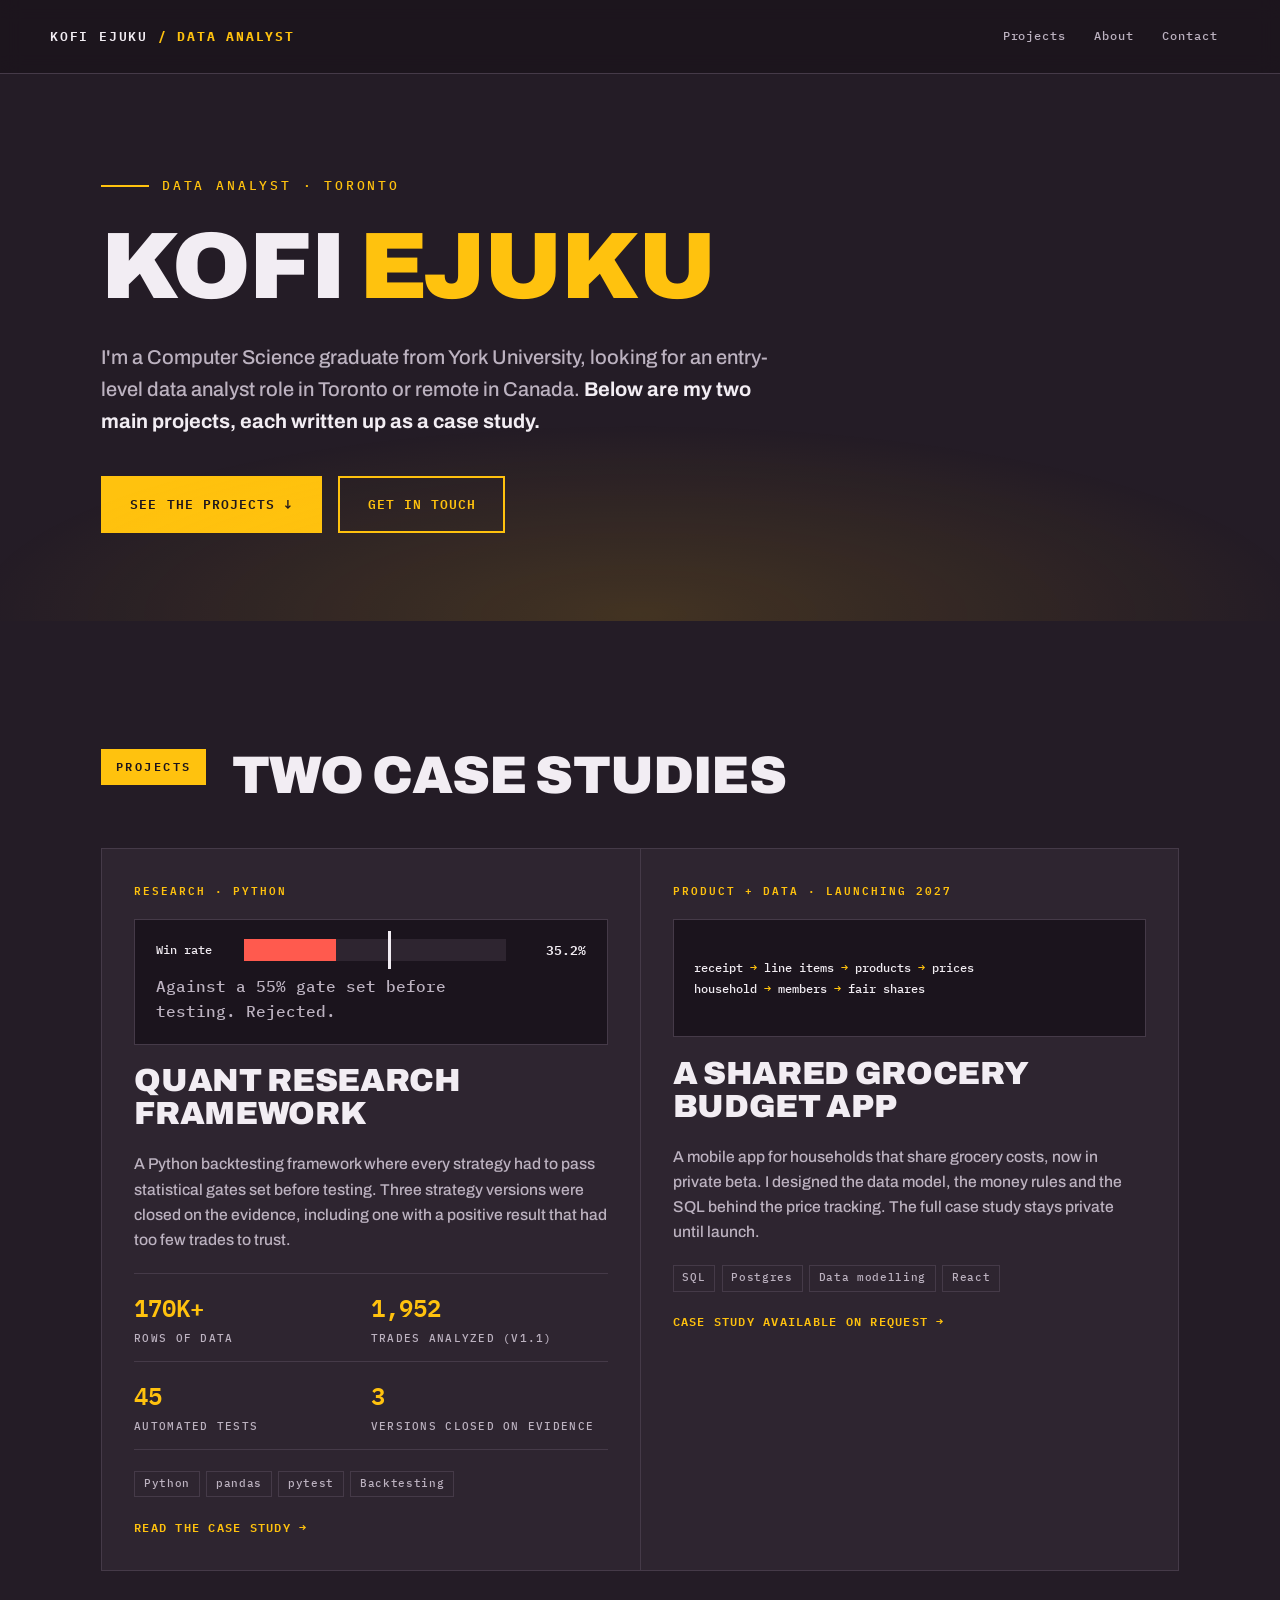
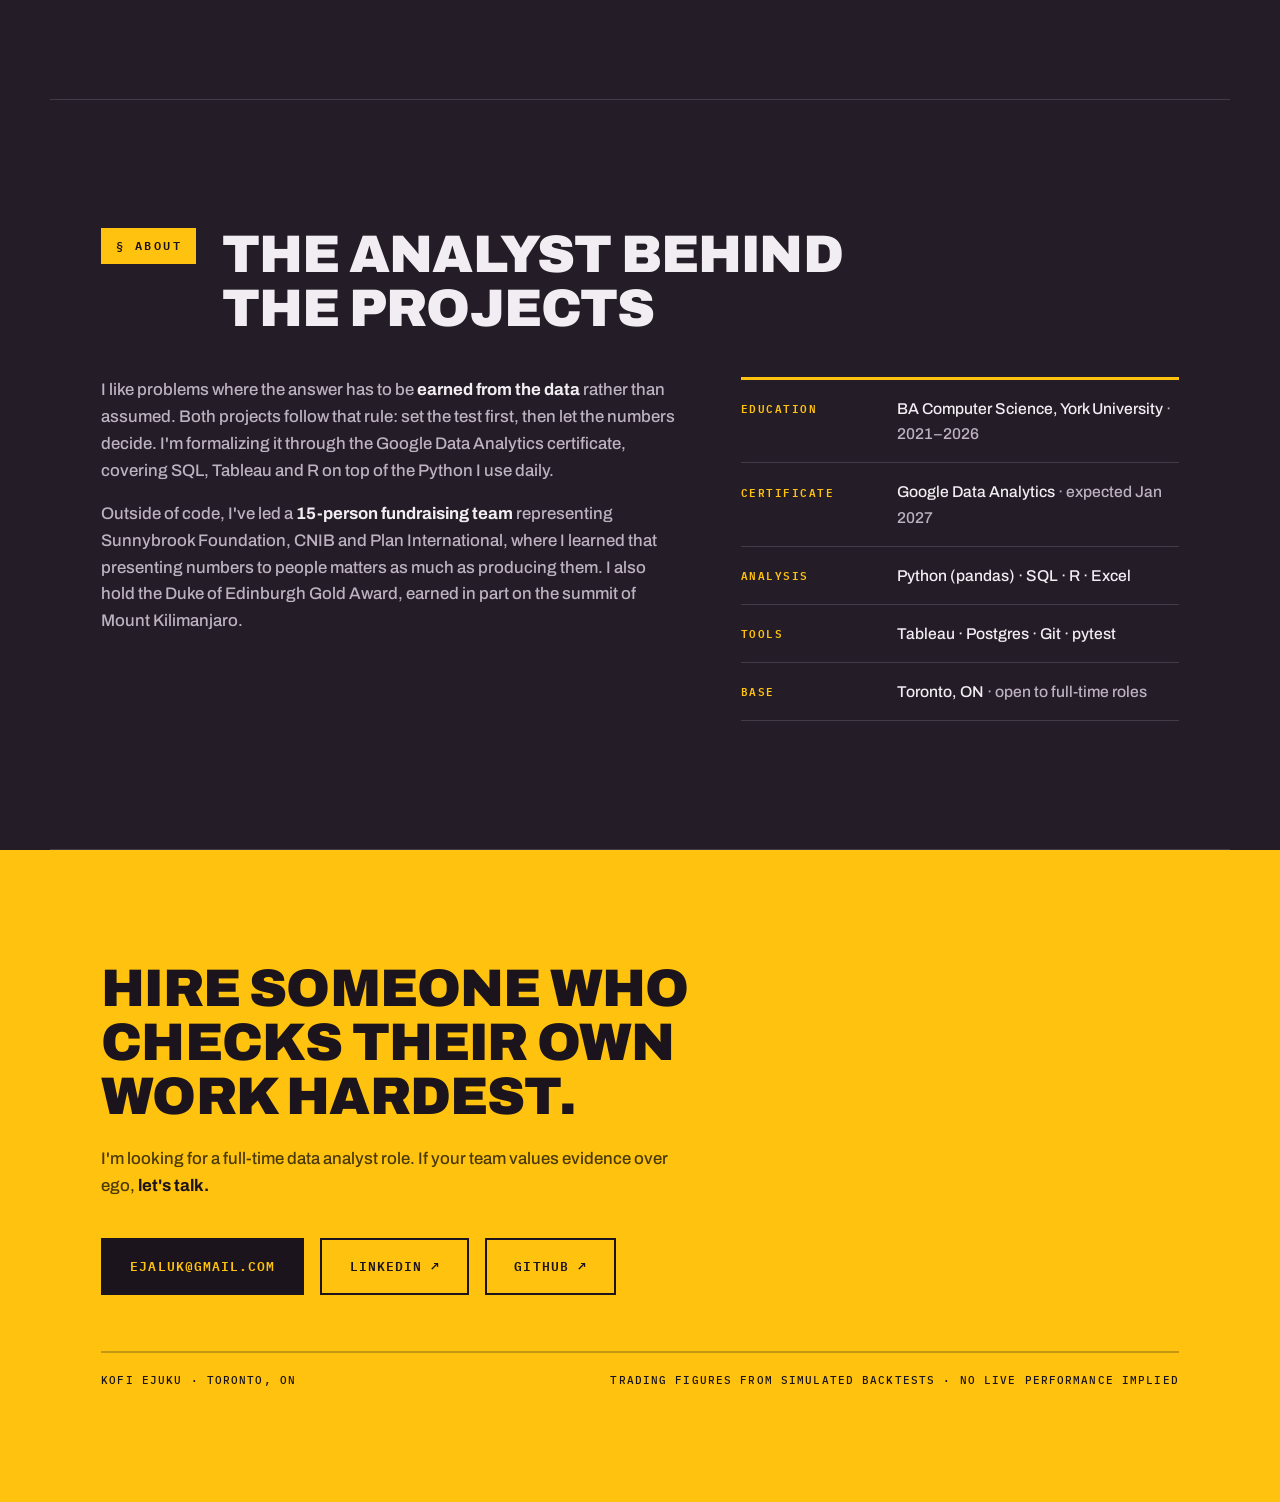
<file: index.html>
<!DOCTYPE html>
<html lang="en">
<head>
<meta charset="UTF-8">
<meta name="viewport" content="width=device-width, initial-scale=1.0">
<title>Kofi Ejuku · Data Analyst</title>
<meta name="description" content="Projects by Kofi Ejuku, a Computer Science graduate from York University looking for data analyst roles in Toronto.">
<link rel="preconnect" href="https://fonts.googleapis.com">
<link rel="preconnect" href="https://fonts.gstatic.com" crossorigin>
<link href="https://fonts.googleapis.com/css2?family=Archivo:wght@500;600;700;800;900&family=Archivo+Black&family=IBM+Plex+Mono:wght@400;500;600&display=swap" rel="stylesheet">
<link rel="stylesheet" href="assets/site.css">
</head>
<body>
<a class="skip" href="#main">Skip to main content</a>
<div class="progress" id="progress" aria-hidden="true"></div>
<header class="top">
  <div class="wrap top-inner">
    <a class="brand" href="#top">KOFI EJUKU <b>/ DATA ANALYST</b></a>
    <nav class="phases" aria-label="Sections">
      <a href="#projects">Projects</a>
      <a href="#about">About</a>
      <a href="#contact">Contact</a>
    </nav>
  </div>
</header>
<main id="main">
  <div class="hero compact" id="top">
    <div class="wrap">
      <p class="tag-mono rv">Data analyst · Toronto</p>
      <h1 class="rv">Kofi <span class="volt">Ejuku</span></h1>
      <p class="lede rv">I'm a Computer Science graduate from York University, looking for an entry-level data analyst role in Toronto or remote in Canada. <b>Below are my two main projects, each written up as a case study.</b></p>
      <div class="cta-row rv">
        <a class="btn solid" href="#projects">See the projects ↓</a>
        <a class="btn ghost" href="#contact">Get in touch</a>
      </div>
    </div>
  </div>

  <section class="phase wrap fx" id="projects">
    <div class="ph-head"><span class="ph-num">Projects</span><h2>Two case studies</h2></div>
    <div class="projects">

      <article class="pcard">
        <span class="kicker">Research · Python</span>
        <div class="pvis" aria-hidden="true">
          <div class="bar-row">
            <span class="bar-label">Win rate</span>
            <div class="bar-track"><div class="bar-fill red" style="width:35.2%"></div><div class="bar-marker" style="left:55%"></div></div>
            <span class="bar-val">35.2%</span>
          </div>
          <p class="bar-label" style="color:var(--muted)">Against a 55% gate set before testing. Rejected.</p>
        </div>
        <h3><a href="trading/index.html">Quant research framework</a></h3>
        <p>A Python backtesting framework where every strategy had to pass statistical gates set before testing. Three strategy versions were closed on the evidence, including one with a positive result that had too few trades to trust.</p>
        <dl class="pstats">
          <div><dt>Rows of data</dt><dd>170K+</dd></div>
          <div><dt>Trades analyzed (v1.1)</dt><dd>1,952</dd></div>
          <div><dt>Automated tests</dt><dd>45</dd></div>
          <div><dt>Versions closed on evidence</dt><dd>3</dd></div>
        </dl>
        <div class="tags"><span>Python</span><span>pandas</span><span>pytest</span><span>Backtesting</span></div>
        <span class="go" aria-hidden="true">Read the case study →</span>
      </article>

      <article class="pcard">
        <span class="kicker">Product + data · Launching 2027</span>
        <div class="pvis" aria-hidden="true">
          <div class="chain">
            <p>receipt <span>→</span> line items <span>→</span> products <span>→</span> prices<br>household <span>→</span> members <span>→</span> fair shares</p>
          </div>
        </div>
        <h3>A shared grocery budget app</h3>
        <p>A mobile app for households that share grocery costs, now in private beta. I designed the data model, the money rules and the SQL behind the price tracking. The full case study stays private until launch.</p>
        <div class="tags"><span>SQL</span><span>Postgres</span><span>Data modelling</span><span>React</span></div>
        <a class="go" href="mailto:ejaluk@gmail.com?subject=Grocery%20app%20case%20study">Case study available on request →</a>
      </article>

    </div>
  </section>

  <section class="phase wrap fx" id="about">
    <div class="ph-head"><span class="ph-num">§ About</span><h2>The analyst behind the projects</h2></div>
    <div class="about-grid">
      <div>
        <p class="prose">I like problems where the answer has to be <strong>earned from the data</strong> rather than assumed. Both projects follow that rule: set the test first, then let the numbers decide. I'm formalizing it through the Google Data Analytics certificate, covering SQL, Tableau and R on top of the Python I use daily.</p>
        <p class="prose">Outside of code, I've led a <strong>15-person fundraising team</strong> representing Sunnybrook Foundation, CNIB and Plan International, where I learned that presenting numbers to people matters as much as producing them. I also hold the Duke of Edinburgh Gold Award, earned in part on the summit of Mount Kilimanjaro.</p>
      </div>
      <dl class="facts">
        <div><dt>Education</dt><dd>BA Computer Science, York University <span class="soft">· 2021–2026</span></dd></div>
        <div><dt>Certificate</dt><dd>Google Data Analytics <span class="soft">· expected Jan 2027</span></dd></div>
        <div><dt>Analysis</dt><dd>Python (pandas) · SQL · R · Excel</dd></div>
        <div><dt>Tools</dt><dd>Tableau · Postgres · Git · pytest</dd></div>
        <div><dt>Base</dt><dd>Toronto, ON <span class="soft">· open to full-time roles</span></dd></div>
      </dl>
    </div>
  </section>

  <footer class="contact" id="contact">
    <div class="wrap">
      <h2>Hire someone who checks their own work hardest.</h2>
      <p class="prose" style="margin-top:1.4rem">I'm looking for a full-time data analyst role. If your team values evidence over ego, <b>let's talk.</b></p>
      <div class="cta-row">
        <a class="btn solid" href="mailto:ejaluk@gmail.com">ejaluk@gmail.com</a>
        <a class="btn ghost" href="https://www.linkedin.com/in/kofi-ejuku-105328234" rel="me">LinkedIn ↗</a>
        <a class="btn ghost" href="https://github.com/ejaluk" rel="me">GitHub ↗</a>
      </div>
      <div class="foot">
        <span>Kofi Ejuku · Toronto, ON</span>
        <span>Trading figures from simulated backtests · no live performance implied</span>
      </div>
    </div>
  </footer>
</main>
<script src="assets/site.js"></script>
</body>
</html>
</file>
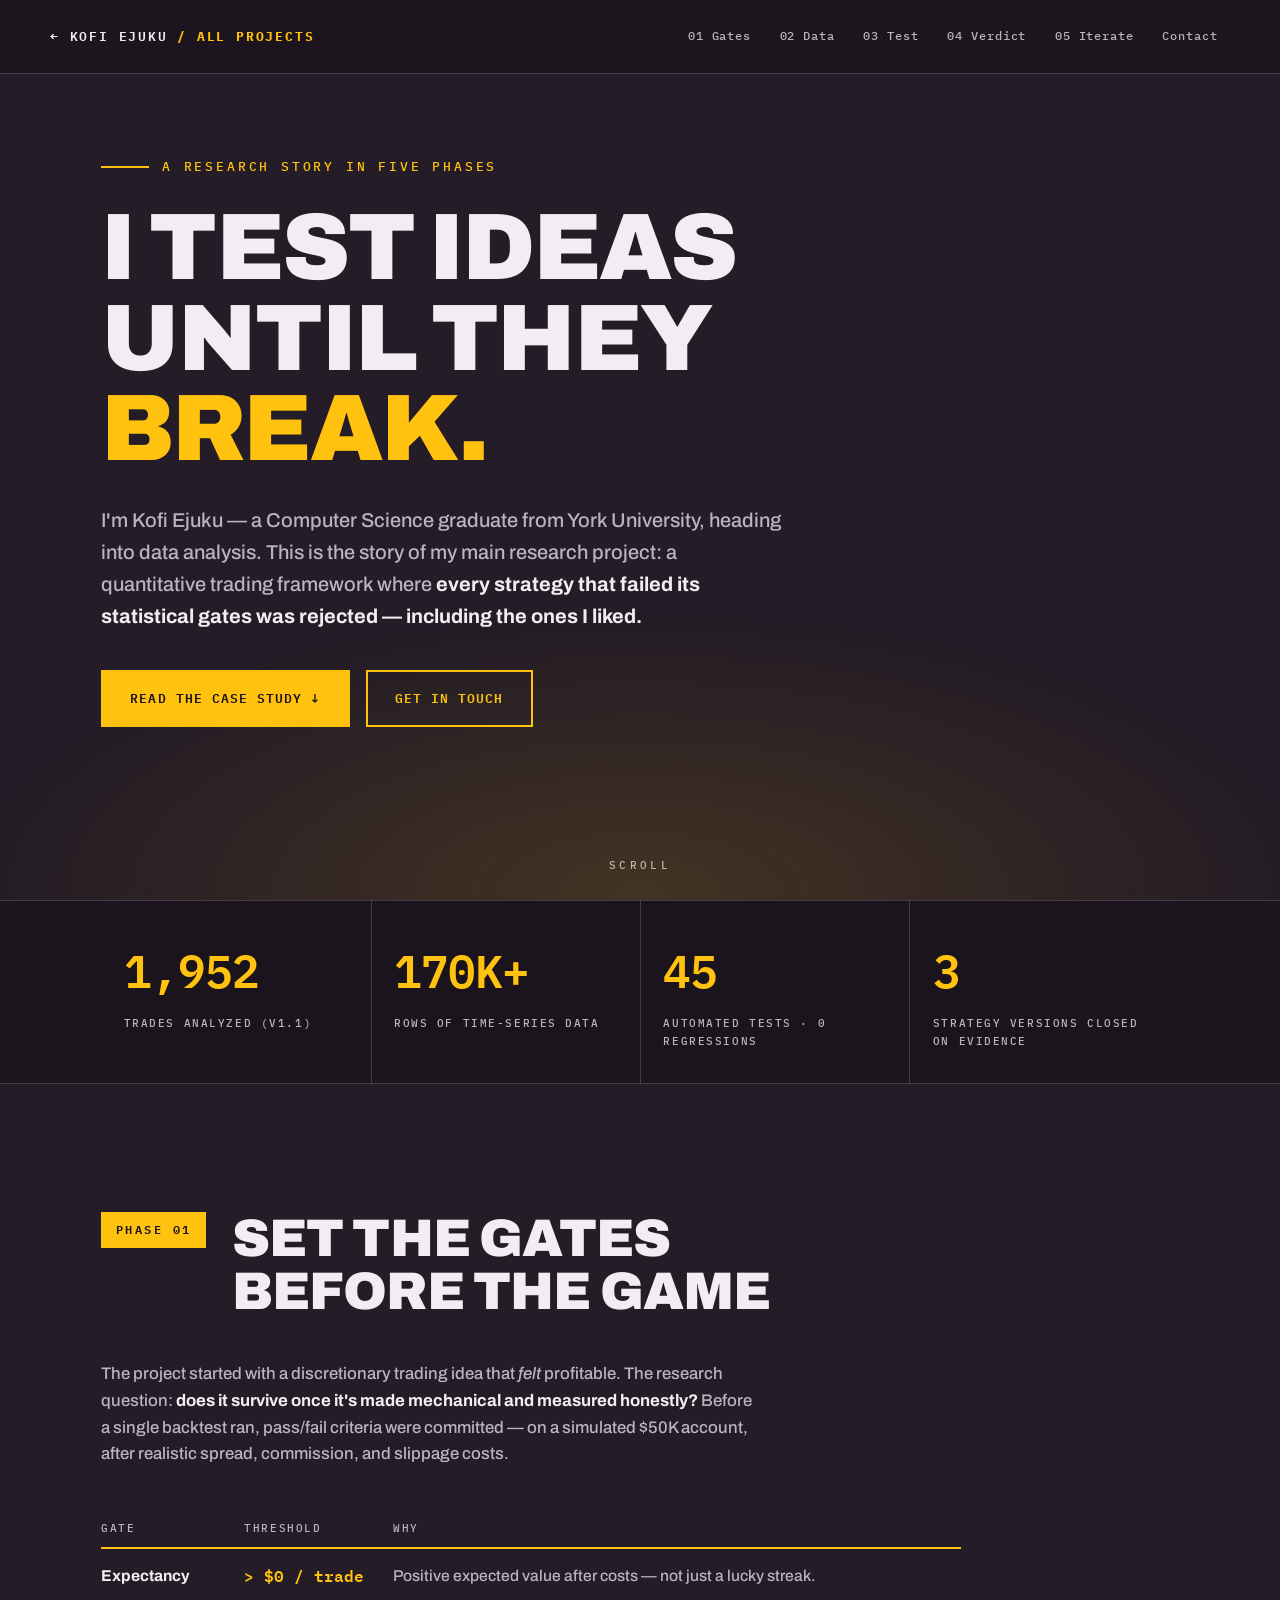
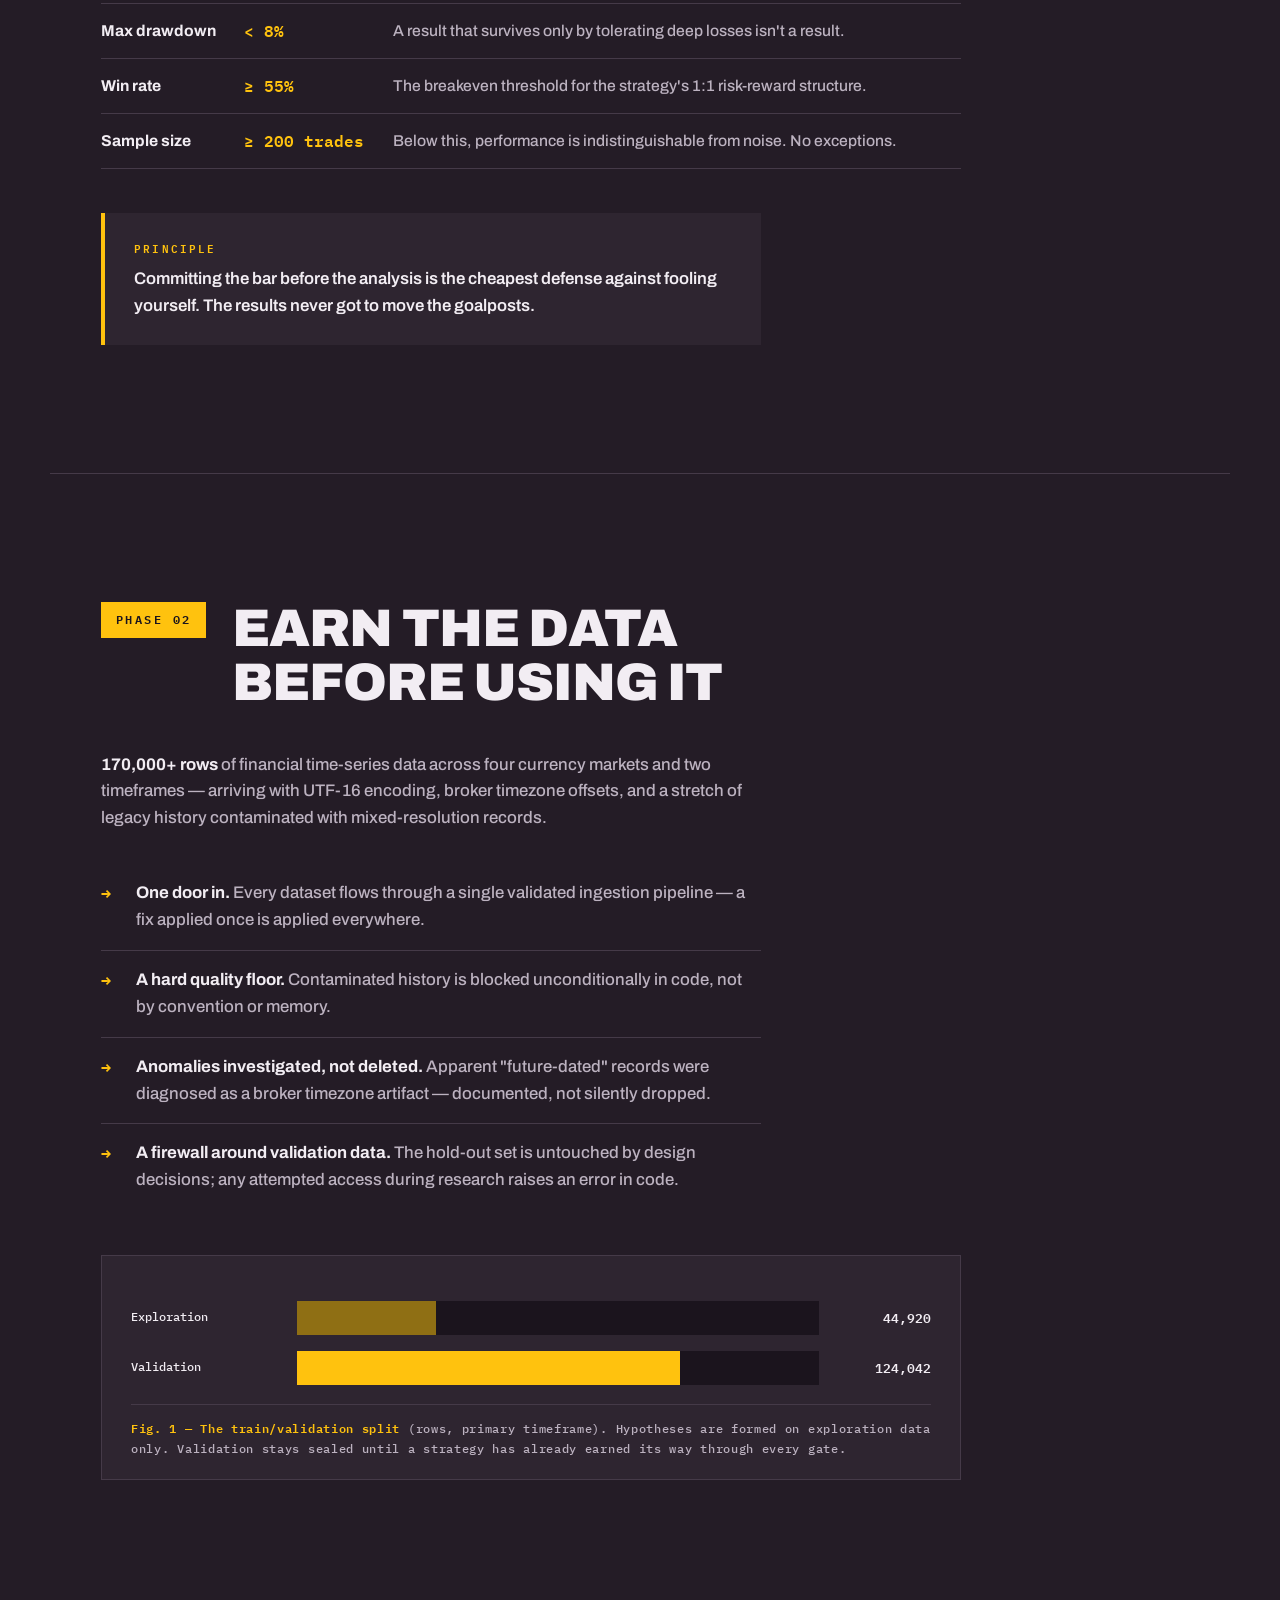
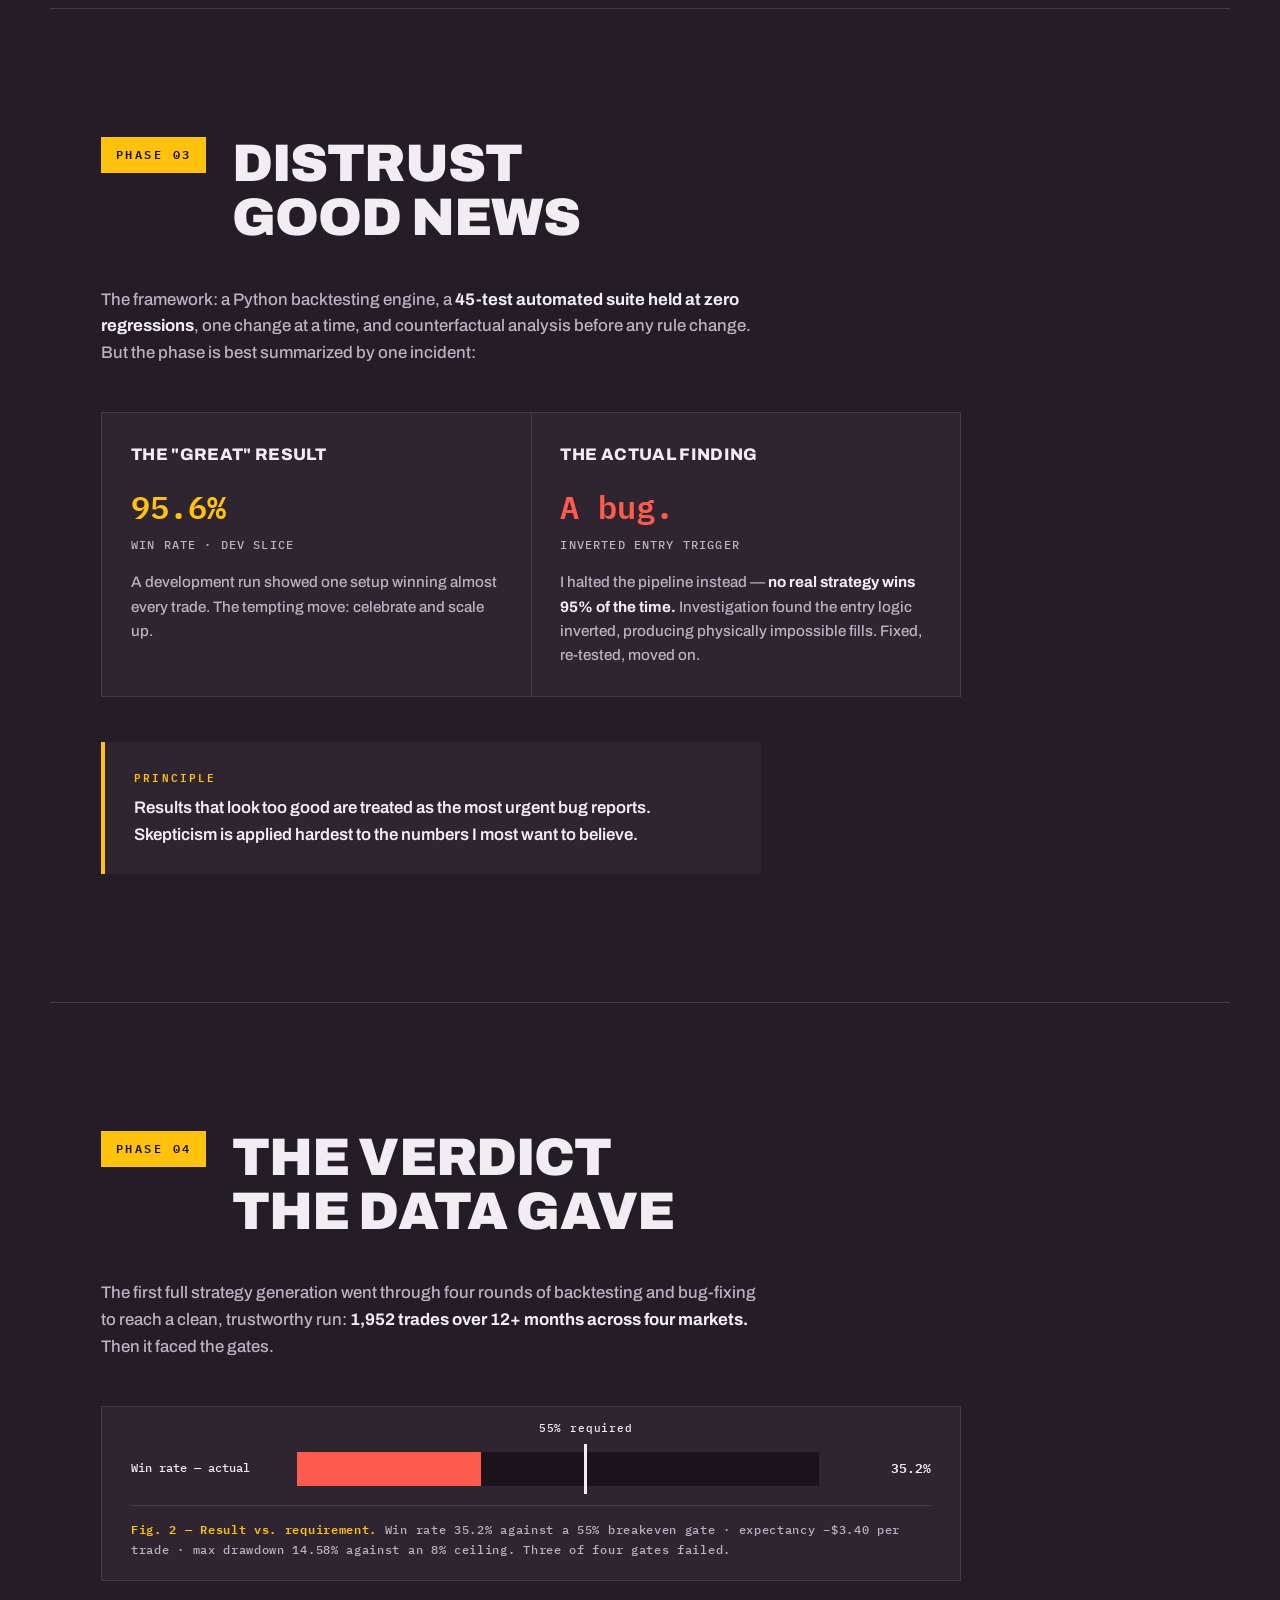
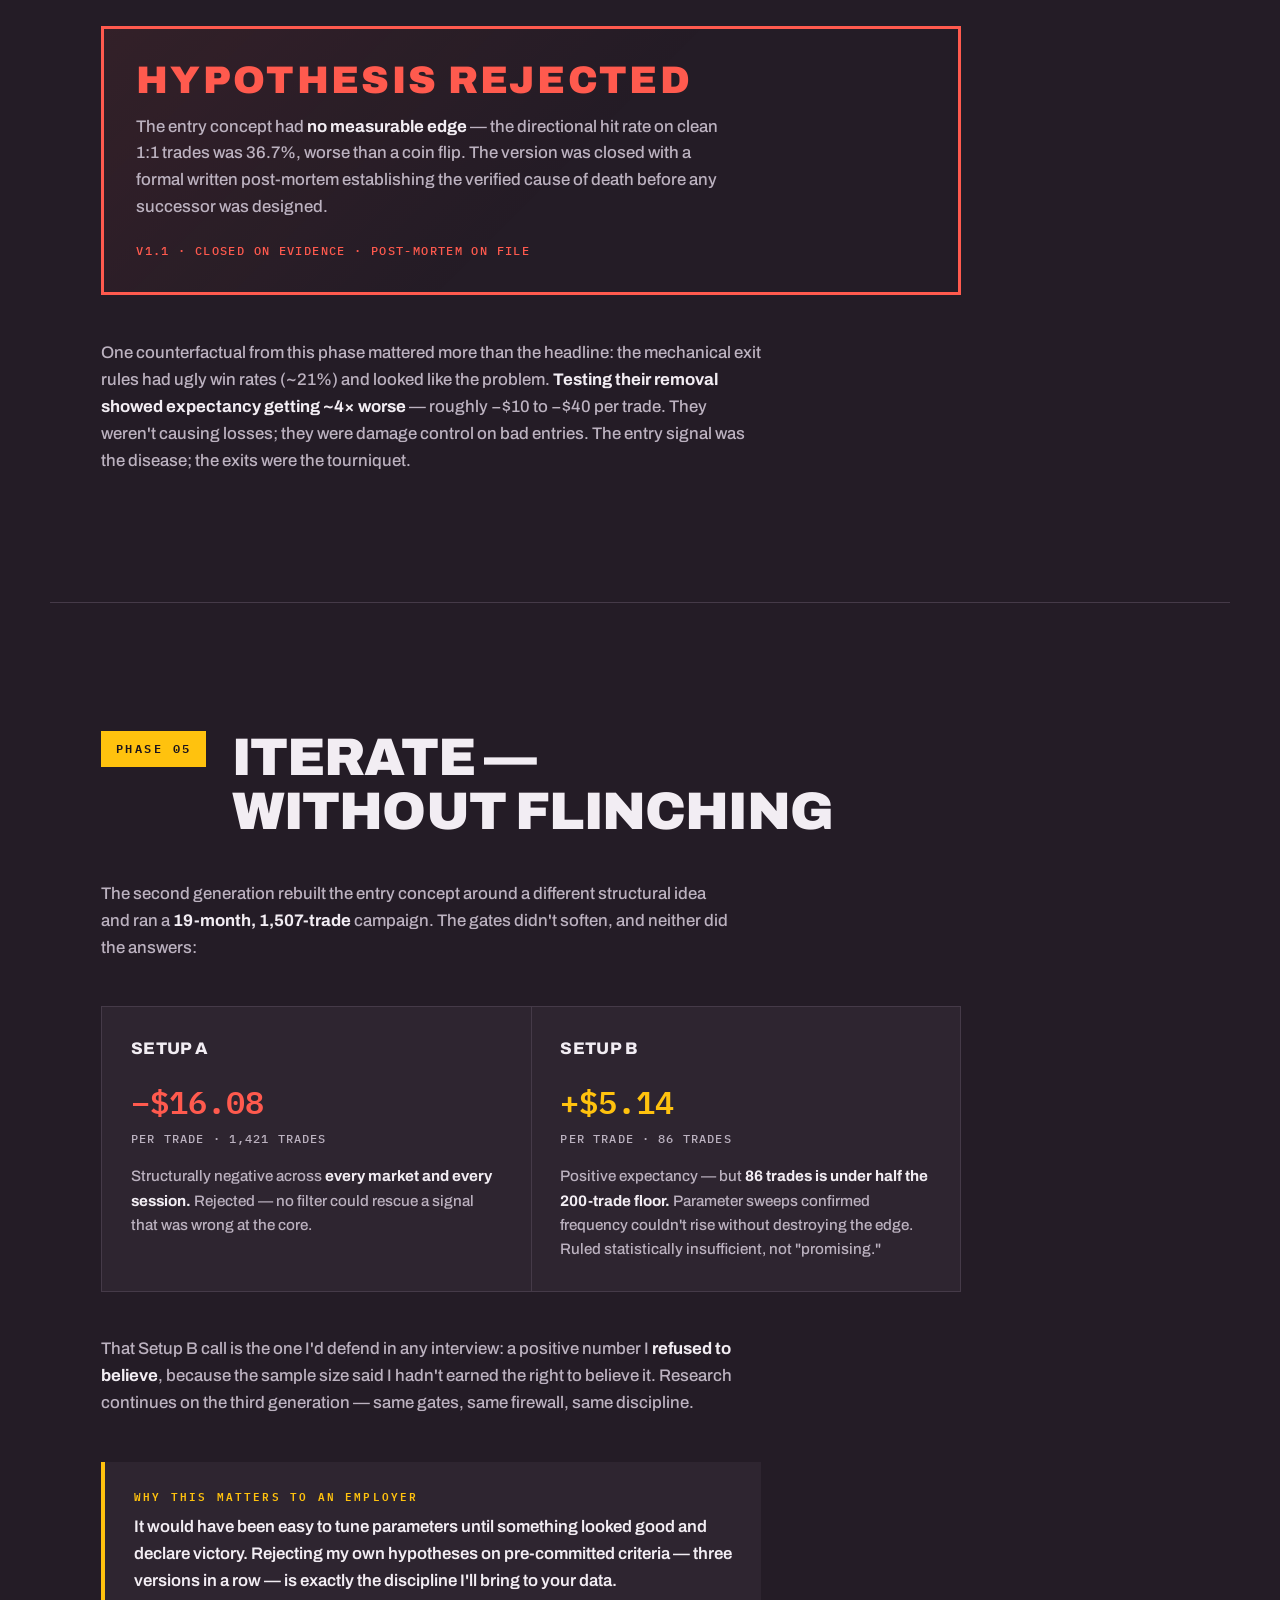
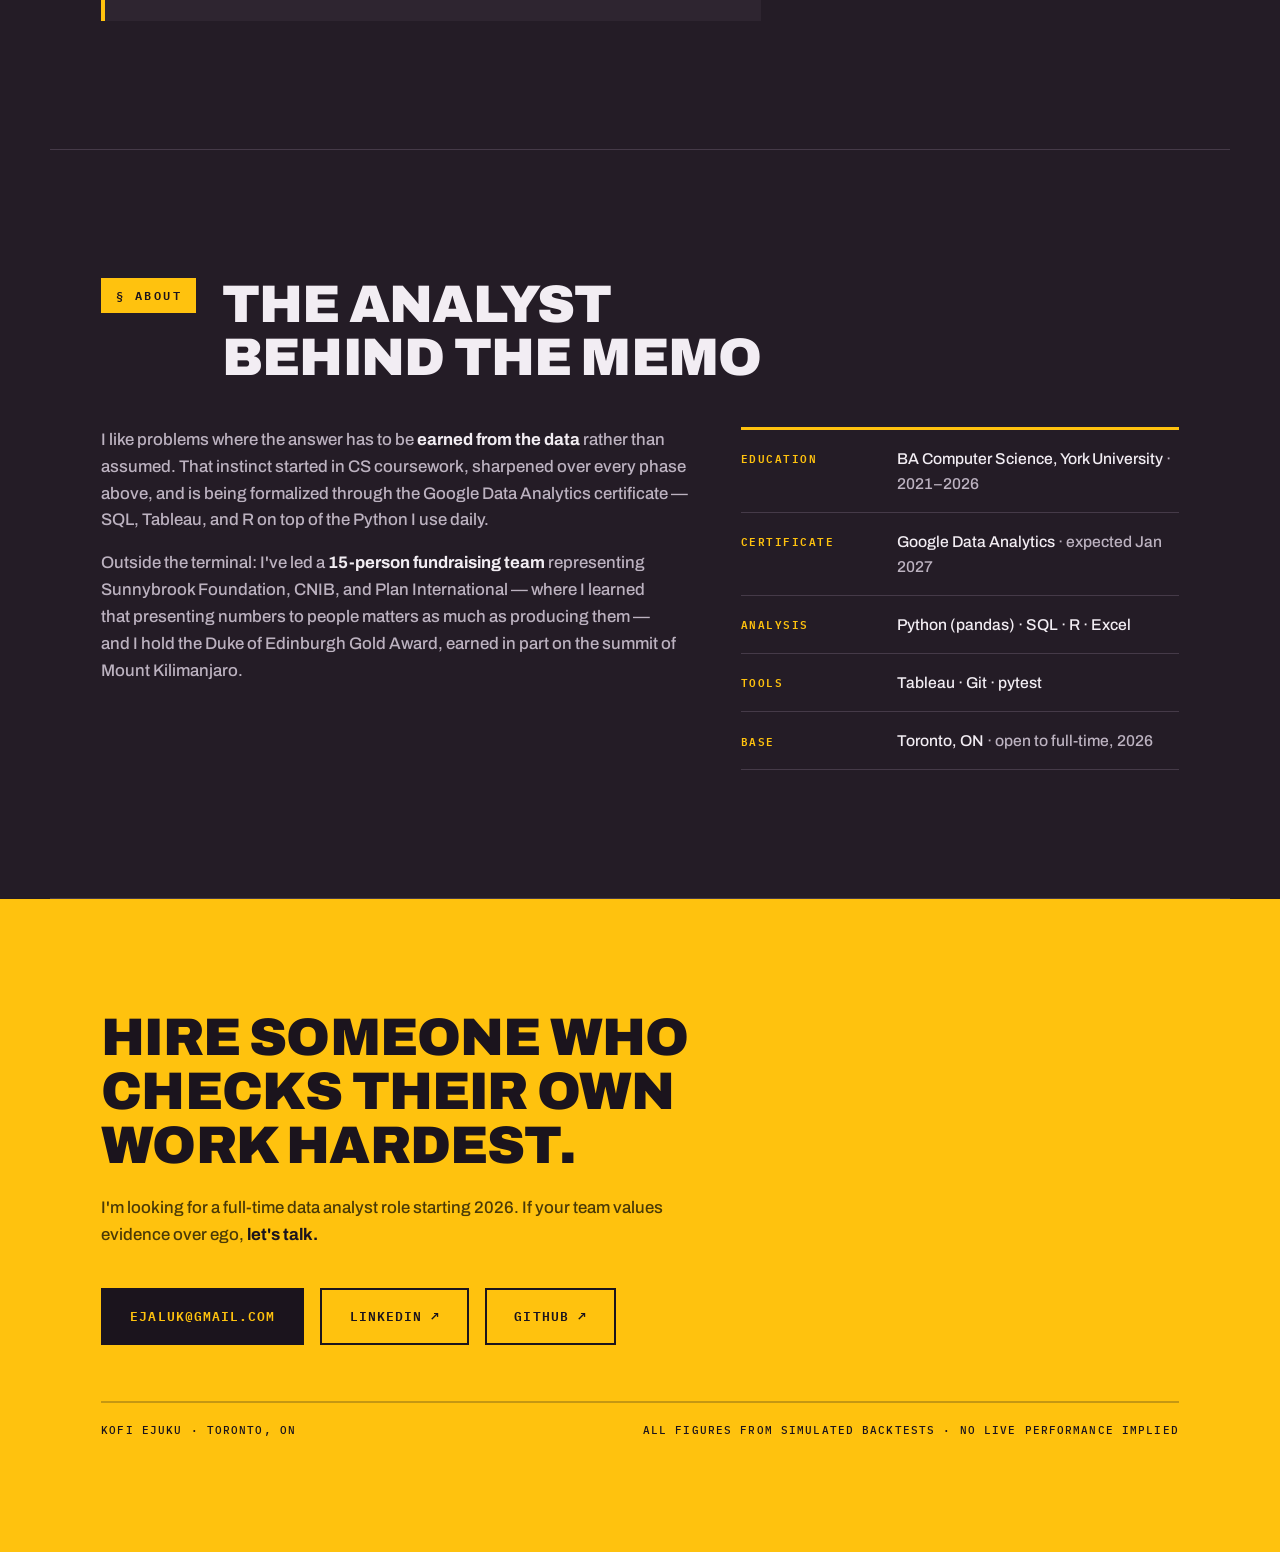
<file: trading/index.html>
<!DOCTYPE html>
<html lang="en">
<head>
<meta charset="UTF-8">
<meta name="viewport" content="width=device-width, initial-scale=1.0">
<title>Quant Research Framework · Kofi Ejuku</title>
<meta name="description" content="Data analyst portfolio of Kofi Ejuku. A quantitative research case study told in five phases: gates, data, testing, verdict, iteration.">
<link rel="preconnect" href="https://fonts.googleapis.com">
<link rel="preconnect" href="https://fonts.gstatic.com" crossorigin>
<link href="https://fonts.googleapis.com/css2?family=Archivo:wght@500;600;700;800;900&family=Archivo+Black&family=IBM+Plex+Mono:wght@400;500;600&display=swap" rel="stylesheet">
<link rel="stylesheet" href="../assets/site.css">
</head>
<body>
<a class="skip" href="#main">Skip to main content</a>
<div class="progress" id="progress" aria-hidden="true"></div>

<header class="top">
  <div class="wrap top-inner">
    <a class="brand" href="../index.html" aria-label="Kofi Ejuku, all projects">← KOFI EJUKU <b>/ ALL PROJECTS</b></a>
    <nav class="phases" aria-label="Phases">
      <a href="#p1">01 Gates</a>
      <a href="#p2">02 Data</a>
      <a href="#p3">03 Test</a>
      <a href="#p4">04 Verdict</a>
      <a href="#p5">05 Iterate</a>
      <a href="#contact">Contact</a>
    </nav>
  </div>
</header>

<main id="main">

  <!-- ============ HERO ============ -->
  <div class="hero" id="top">
    <div class="wrap">
      <p class="tag-mono rv">A research story in five phases</p>
      <h1 class="rv">I test ideas<br>until they <span class="volt">break.</span></h1>
      <p class="lede rv">I'm Kofi Ejuku — a Computer Science graduate from York University, heading into data analysis. This is the story of my main research project: a quantitative trading framework where <b>every strategy that failed its statistical gates was rejected — including the ones I liked.</b></p>
      <div class="cta-row rv">
        <a class="btn solid" href="#p1">Read the case study ↓</a>
        <a class="btn ghost" href="#contact">Get in touch</a>
      </div>
    </div>
    <span class="scroll-hint" aria-hidden="true">Scroll</span>
  </div>

  <!-- ============ KPI BAND ============ -->
  <div class="band" aria-label="Project statistics">
    <div class="wrap band-inner fx">
      <div class="kpi"><div class="n"><span class="count" data-to="1952">0</span></div><div class="l">Trades analyzed (v1.1)</div></div>
      <div class="kpi"><div class="n"><span class="count" data-to="170">0</span>K+</div><div class="l">Rows of time-series data</div></div>
      <div class="kpi"><div class="n"><span class="count" data-to="45">0</span></div><div class="l">Automated tests · 0 regressions</div></div>
      <div class="kpi"><div class="n"><span class="count" data-to="3">0</span></div><div class="l">Strategy versions closed on evidence</div></div>
    </div>
  </div>

  <!-- ============ PHASE 01 ============ -->
  <section class="phase wrap fx" id="p1">
    <div class="ph-head"><span class="ph-num">Phase 01</span><h2>Set the gates before the game</h2></div>
    <p class="prose">The project started with a discretionary trading idea that <em>felt</em> profitable. The research question: <strong>does it survive once it's made mechanical and measured honestly?</strong> Before a single backtest ran, pass/fail criteria were committed — on a simulated $50K account, after realistic spread, commission, and slippage costs.</p>
    <table class="gates">
      <caption class="visually-hidden"></caption>
      <thead><tr><th scope="col">Gate</th><th scope="col">Threshold</th><th scope="col">Why</th></tr></thead>
      <tbody>
        <tr><td>Expectancy</td><td class="mono">&gt; $0 / trade</td><td>Positive expected value after costs — not just a lucky streak.</td></tr>
        <tr><td>Max drawdown</td><td class="mono">&lt; 8%</td><td>A result that survives only by tolerating deep losses isn't a result.</td></tr>
        <tr><td>Win rate</td><td class="mono">≥ 55%</td><td>The breakeven threshold for the strategy's 1:1 risk-reward structure.</td></tr>
        <tr><td>Sample size</td><td class="mono">≥ 200 trades</td><td>Below this, performance is indistinguishable from noise. No exceptions.</td></tr>
      </tbody>
    </table>
    <div class="callout">
      <span class="t">Principle</span>
      <p>Committing the bar before the analysis is the cheapest defense against fooling yourself. The results never got to move the goalposts.</p>
    </div>
  </section>

  <!-- ============ PHASE 02 ============ -->
  <section class="phase wrap fx" id="p2">
    <div class="ph-head"><span class="ph-num">Phase 02</span><h2>Earn the data before using it</h2></div>
    <p class="prose"><strong>170,000+ rows</strong> of financial time-series data across four currency markets and two timeframes — arriving with UTF-16 encoding, broker timezone offsets, and a stretch of legacy history contaminated with mixed-resolution records.</p>
    <ul class="report">
      <li><b>One door in.</b> Every dataset flows through a single validated ingestion pipeline — a fix applied once is applied everywhere.</li>
      <li><b>A hard quality floor.</b> Contaminated history is blocked unconditionally in code, not by convention or memory.</li>
      <li><b>Anomalies investigated, not deleted.</b> Apparent "future-dated" records were diagnosed as a broker timezone artifact — documented, not silently dropped.</li>
      <li><b>A firewall around validation data.</b> The hold-out set is untouched by design decisions; any attempted access during research raises an error in code.</li>
    </ul>
    <figure class="fig fx">
      <div class="bar-row">
        <span class="bar-label">Exploration</span>
        <div class="bar-track"><div class="bar-fill dim" style="width:26.6%"></div></div>
        <span class="bar-val">44,920</span>
      </div>
      <div class="bar-row">
        <span class="bar-label">Validation</span>
        <div class="bar-track"><div class="bar-fill" style="width:73.4%"></div></div>
        <span class="bar-val">124,042</span>
      </div>
      <figcaption><b>Fig. 1 — The train/validation split</b> (rows, primary timeframe). Hypotheses are formed on exploration data only. Validation stays sealed until a strategy has already earned its way through every gate.</figcaption>
    </figure>
  </section>

  <!-- ============ PHASE 03 ============ -->
  <section class="phase wrap fx" id="p3">
    <div class="ph-head"><span class="ph-num">Phase 03</span><h2>Distrust good news</h2></div>
    <p class="prose">The framework: a Python backtesting engine, a <strong>45-test automated suite held at zero regressions</strong>, one change at a time, and counterfactual analysis before any rule change. But the phase is best summarized by one incident:</p>
    <div class="duo">
      <div class="cell">
        <h3>The "great" result</h3>
        <div class="big pos">95.6%</div>
        <div class="sub">win rate · dev slice</div>
        <p>A development run showed one setup winning almost every trade. The tempting move: celebrate and scale up.</p>
      </div>
      <div class="cell">
        <h3>The actual finding</h3>
        <div class="big neg">A bug.</div>
        <div class="sub">inverted entry trigger</div>
        <p>I halted the pipeline instead — <b>no real strategy wins 95% of the time.</b> Investigation found the entry logic inverted, producing physically impossible fills. Fixed, re-tested, moved on.</p>
      </div>
    </div>
    <div class="callout">
      <span class="t">Principle</span>
      <p>Results that look too good are treated as the most urgent bug reports. Skepticism is applied hardest to the numbers I most want to believe.</p>
    </div>
  </section>

  <!-- ============ PHASE 04 ============ -->
  <section class="phase wrap fx" id="p4">
    <div class="ph-head"><span class="ph-num">Phase 04</span><h2>The verdict the data gave</h2></div>
    <p class="prose">The first full strategy generation went through four rounds of backtesting and bug-fixing to reach a clean, trustworthy run: <strong>1,952 trades over 12+ months across four markets.</strong> Then it faced the gates.</p>
    <figure class="fig fx">
      <div class="bar-row">
        <span class="bar-label">Win rate — actual</span>
        <div class="bar-track">
          <div class="bar-fill red" style="width:35.2%"></div>
          <div class="bar-marker" style="left:55%"><span>55% required</span></div>
        </div>
        <span class="bar-val">35.2%</span>
      </div>
      <figcaption><b>Fig. 2 — Result vs. requirement.</b> Win rate 35.2% against a 55% breakeven gate · expectancy −$3.40 per trade · max drawdown 14.58% against an 8% ceiling. Three of four gates failed.</figcaption>
    </figure>
    <div class="verdict fx">
      <div class="stamp">Hypothesis rejected</div>
      <p>The entry concept had <b>no measurable edge</b> — the directional hit rate on clean 1:1 trades was 36.7%, worse than a coin flip. The version was closed with a formal written post-mortem establishing the verified cause of death before any successor was designed.</p>
      <div class="meta">v1.1 · closed on evidence · post-mortem on file</div>
    </div>
    <p class="prose" style="margin-top:2.8rem">One counterfactual from this phase mattered more than the headline: the mechanical exit rules had ugly win rates (~21%) and looked like the problem. <strong>Testing their removal showed expectancy getting ~4× worse</strong> — roughly −$10 to −$40 per trade. They weren't causing losses; they were damage control on bad entries. The entry signal was the disease; the exits were the tourniquet.</p>
  </section>

  <!-- ============ PHASE 05 ============ -->
  <section class="phase wrap fx" id="p5">
    <div class="ph-head"><span class="ph-num">Phase 05</span><h2>Iterate — without flinching</h2></div>
    <p class="prose">The second generation rebuilt the entry concept around a different structural idea and ran a <strong>19-month, 1,507-trade</strong> campaign. The gates didn't soften, and neither did the answers:</p>
    <div class="duo">
      <div class="cell">
        <h3>Setup A</h3>
        <div class="big neg">−$16.08</div>
        <div class="sub">per trade · 1,421 trades</div>
        <p>Structurally negative across <b>every market and every session.</b> Rejected — no filter could rescue a signal that was wrong at the core.</p>
      </div>
      <div class="cell">
        <h3>Setup B</h3>
        <div class="big pos">+$5.14</div>
        <div class="sub">per trade · 86 trades</div>
        <p>Positive expectancy — but <b>86 trades is under half the 200-trade floor.</b> Parameter sweeps confirmed frequency couldn't rise without destroying the edge. Ruled statistically insufficient, not "promising."</p>
      </div>
    </div>
    <p class="prose" style="margin-top:2.8rem">That Setup B call is the one I'd defend in any interview: a positive number I <strong>refused to believe</strong>, because the sample size said I hadn't earned the right to believe it. Research continues on the third generation — same gates, same firewall, same discipline.</p>
    <div class="callout">
      <span class="t">Why this matters to an employer</span>
      <p>It would have been easy to tune parameters until something looked good and declare victory. Rejecting my own hypotheses on pre-committed criteria — three versions in a row — is exactly the discipline I'll bring to your data.</p>
    </div>
  </section>

  <!-- ============ ABOUT ============ -->
  <section class="phase wrap fx" id="about">
    <div class="ph-head"><span class="ph-num">§ About</span><h2>The analyst behind the memo</h2></div>
    <div class="about-grid">
      <div>
        <p class="prose">I like problems where the answer has to be <strong>earned from the data</strong> rather than assumed. That instinct started in CS coursework, sharpened over every phase above, and is being formalized through the Google Data Analytics certificate — SQL, Tableau, and R on top of the Python I use daily.</p>
        <p class="prose">Outside the terminal: I've led a <strong>15-person fundraising team</strong> representing Sunnybrook Foundation, CNIB, and Plan International — where I learned that presenting numbers to people matters as much as producing them — and I hold the Duke of Edinburgh Gold Award, earned in part on the summit of Mount Kilimanjaro.</p>
      </div>
      <dl class="facts">
        <div><dt>Education</dt><dd>BA Computer Science, York University <span class="soft">· 2021–2026</span></dd></div>
        <div><dt>Certificate</dt><dd>Google Data Analytics <span class="soft">· expected Jan 2027</span></dd></div>
        <div><dt>Analysis</dt><dd>Python (pandas) · SQL · R · Excel</dd></div>
        <div><dt>Tools</dt><dd>Tableau · Git · pytest</dd></div>
        <div><dt>Base</dt><dd>Toronto, ON <span class="soft">· open to full-time, 2026</span></dd></div>
      </dl>
    </div>
  </section>

  <!-- ============ CONTACT ============ -->
  <footer class="contact" id="contact">
    <div class="wrap">
      <h2>Hire someone who checks their own work hardest.</h2>
      <p class="prose" style="margin-top:1.4rem">I'm looking for a full-time data analyst role starting 2026. If your team values evidence over ego, <b>let's talk.</b></p>
      <div class="cta-row">
        <a class="btn solid" href="mailto:ejaluk@gmail.com">ejaluk@gmail.com</a>
        <a class="btn ghost" href="https://www.linkedin.com/in/kofi-ejuku-105328234" rel="me">LinkedIn ↗</a>
        <a class="btn ghost" href="https://github.com/ejaluk" rel="me">GitHub ↗</a>
      </div>
      <div class="foot">
        <span>Kofi Ejuku · Toronto, ON</span>
        <span>All figures from simulated backtests · no live performance implied</span>
      </div>
    </div>
  </footer>

</main>

<script src="../assets/site.js"></script>
</body>
</html>
</file>
<file: assets/site.css>
:root{
  --bg:#241C26;          /* near-black plum */
  --bg-deep:#1B141D;
  --panel:#2E2530;
  --line:#453A48;
  --volt:#FFC20E;        /* electric yellow */
  --volt-dim:#8F6F14;
  --text:#F2EDF3;
  --muted:#BCB2C0;
  --danger:#FF5A4E;
  --display:"Archivo", "Archivo Black", Impact, sans-serif;
  --mono:"IBM Plex Mono", ui-monospace, monospace;
  --z-nav:20;
}
*{box-sizing:border-box;margin:0;padding:0}
html{scroll-behavior:smooth}
@media (prefers-reduced-motion: reduce){
  html{scroll-behavior:auto}
  *,*::before,*::after{animation-duration:.01ms !important;animation-iteration-count:1 !important;transition-duration:.01ms !important}
}
body{
  background:var(--bg);color:var(--text);
  font-family:var(--display);font-weight:500;
  font-size:1.05rem;line-height:1.6;-webkit-font-smoothing:antialiased;
}
::selection{background:var(--volt);color:var(--bg-deep)}
.skip{position:absolute;left:-9999px;top:0;background:var(--volt);color:var(--bg-deep);padding:.6rem 1rem;z-index:99;font-family:var(--mono);font-size:.8rem;font-weight:600}
.skip:focus{left:.75rem;top:.75rem}
a:focus-visible,button:focus-visible{outline:3px solid var(--volt);outline-offset:3px}

.wrap{max-width:1180px;margin:0 auto;padding:0 clamp(1.25rem,4vw,3.5rem)}

/* ===== progress + nav ===== */
.progress{position:fixed;top:0;left:0;height:3px;background:var(--volt);width:0%;z-index:calc(var(--z-nav) + 1)}
header.top{
  position:fixed;top:0;left:0;right:0;z-index:var(--z-nav);
  background:color-mix(in srgb, var(--bg-deep) 82%, transparent);
  backdrop-filter:blur(10px);border-bottom:1px solid var(--line);
}
.top-inner{display:flex;align-items:center;justify-content:space-between;padding:.9rem 0;gap:1rem}
.brand{font-family:var(--mono);font-weight:600;font-size:.8rem;letter-spacing:.14em;text-transform:uppercase;color:var(--text);text-decoration:none}
.brand b{color:var(--volt)}
nav.phases{display:flex;gap:.25rem}
nav.phases a{
  font-family:var(--mono);font-size:.72rem;font-weight:500;letter-spacing:.08em;
  color:var(--muted);text-decoration:none;padding:.55rem .7rem;min-height:44px;display:inline-flex;align-items:center;
  border:1px solid transparent;transition:color .18s ease-out,border-color .18s ease-out;
}
nav.phases a:hover,nav.phases a:focus-visible{color:var(--volt);border-color:var(--line)}
@media (max-width:760px){ nav.phases{display:none} }

/* ===== hero ===== */
.hero{min-height:100svh;display:flex;flex-direction:column;justify-content:center;position:relative;overflow:hidden;padding-top:4rem}
.hero::after{
  content:"";position:absolute;inset:auto -10% -34% -10%;height:70%;
  background:radial-gradient(ellipse at center, rgba(255,194,14,.14), transparent 62%);
  pointer-events:none;
}
.tag-mono{font-family:var(--mono);font-size:.8rem;font-weight:500;letter-spacing:.22em;text-transform:uppercase;color:var(--volt);display:flex;align-items:center;gap:.8rem}
.tag-mono::before{content:"";width:3rem;height:2px;background:var(--volt)}
.hero h1{
  margin-top:1.6rem;
  font-weight:900;text-transform:uppercase;
  font-size:clamp(2.7rem, 8.6vw, 5.9rem);
  line-height:.96;letter-spacing:-0.02em;text-wrap:balance;max-width:14ch;
}
.hero h1 .volt{color:var(--volt)}
.hero p.lede{margin-top:1.8rem;max-width:62ch;font-size:clamp(1.05rem,1.9vw,1.25rem);color:var(--muted);text-wrap:pretty}
.hero p.lede b{color:var(--text);font-weight:700}
.hero .cta-row{display:flex;gap:1rem;margin-top:2.4rem;flex-wrap:wrap}
.scroll-hint{position:absolute;bottom:1.6rem;left:50%;transform:translateX(-50%);font-family:var(--mono);font-size:.68rem;letter-spacing:.3em;text-transform:uppercase;color:var(--muted)}
@media (prefers-reduced-motion: no-preference){
  .hero .rv{animation:up .9s cubic-bezier(.16,1,.3,1) both}
  .hero .rv:nth-child(2){animation-delay:.07s}.hero .rv:nth-child(3){animation-delay:.14s}.hero .rv:nth-child(4){animation-delay:.21s}
  @keyframes up{from{opacity:0;transform:translateY(22px)}to{opacity:1;transform:none}}
  .scroll-hint{animation:pulse 2.4s ease-in-out infinite}
  @keyframes pulse{0%,100%{opacity:.45}50%{opacity:1}}
}

.btn{
  font-family:var(--mono);font-size:.82rem;font-weight:600;letter-spacing:.08em;text-transform:uppercase;
  text-decoration:none;padding:1rem 1.7rem;min-height:48px;display:inline-flex;align-items:center;gap:.6rem;
  border:2px solid var(--volt);color:var(--volt);cursor:pointer;
  transition:background .18s ease-out,color .18s ease-out,transform .18s ease-out;
}
.btn:hover,.btn:focus-visible{transform:translateY(-2px)}
.btn.solid{background:var(--volt);color:var(--bg-deep)}
.btn.solid:hover,.btn.solid:focus-visible{background:#FFD044;border-color:#FFD044}
.btn.ghost:hover,.btn.ghost:focus-visible{background:rgba(255,194,14,.12)}

/* ===== counter band ===== */
.band{border-top:1px solid var(--line);border-bottom:1px solid var(--line);background:var(--bg-deep)}
.band-inner{display:grid;grid-template-columns:repeat(auto-fit,minmax(170px,1fr))}
.kpi{padding:2rem 1.4rem;border-left:1px solid var(--line)}
.kpi:first-child{border-left:none}
.kpi .n{font-family:var(--mono);font-weight:600;font-size:clamp(1.9rem,3.6vw,2.9rem);color:var(--volt);letter-spacing:-.02em;font-variant-numeric:tabular-nums}
.kpi .l{font-family:var(--mono);font-size:.7rem;letter-spacing:.14em;text-transform:uppercase;color:var(--muted);margin-top:.5rem}
@media (max-width:640px){ .kpi{border-left:none;border-top:1px solid var(--line)} .kpi:first-child{border-top:none} }

/* ===== phase sections ===== */
section.phase{padding-block:clamp(4.5rem,10vw,8rem);border-bottom:1px solid var(--line);position:relative}
.ph-head{display:flex;align-items:flex-start;gap:1.6rem;margin-bottom:2.6rem;flex-wrap:wrap}
.ph-num{
  font-family:var(--mono);font-weight:600;font-size:.78rem;letter-spacing:.2em;color:var(--bg-deep);
  background:var(--volt);padding:.5rem .9rem;text-transform:uppercase;white-space:nowrap;
}
h2{font-weight:900;text-transform:uppercase;font-size:clamp(1.9rem,4.6vw,3.3rem);line-height:1.02;letter-spacing:-.015em;text-wrap:balance;max-width:18ch}
.prose{max-width:66ch;color:var(--muted);text-wrap:pretty}
.prose b,.prose strong{color:var(--text);font-weight:700}
.prose + .prose{margin-top:1rem}
.volt-t{color:var(--volt)}

/* gates table */
table.gates{width:100%;max-width:860px;border-collapse:collapse;margin-top:2.6rem;font-size:.98rem}
table.gates th{font-family:var(--mono);font-size:.7rem;font-weight:500;letter-spacing:.14em;text-transform:uppercase;color:var(--muted);text-align:left;padding:.6rem 1rem .6rem 0;border-bottom:2px solid var(--volt)}
table.gates td{padding:.9rem 1rem .9rem 0;border-bottom:1px solid var(--line);vertical-align:top;color:var(--muted)}
table.gates td:first-child{color:var(--text);font-weight:700}
table.gates td.mono{font-family:var(--mono);font-weight:600;color:var(--volt);white-space:nowrap}

/* report list */
ul.report{list-style:none;max-width:66ch;margin-top:2rem}
ul.report li{padding:1rem 0 1rem 2.2rem;position:relative;border-bottom:1px solid var(--line);color:var(--muted)}
ul.report li:last-child{border-bottom:none}
ul.report li::before{content:"→";position:absolute;left:0;color:var(--volt);font-family:var(--mono);font-weight:600}
ul.report b{color:var(--text);font-weight:700}

/* figures */
figure.fig{margin-top:2.8rem;border:1px solid var(--line);background:var(--panel);padding:1.8rem 1.8rem 1.3rem;max-width:860px}
figure.fig figcaption{font-family:var(--mono);font-size:.72rem;letter-spacing:.06em;color:var(--muted);margin-top:1.2rem;padding-top:.9rem;border-top:1px solid var(--line);line-height:1.7}
figure.fig figcaption b{color:var(--volt);font-weight:600}

.bar-row{display:grid;grid-template-columns:150px 1fr 96px;align-items:center;gap:1rem;margin:1rem 0}
.bar-label{font-family:var(--mono);font-size:.74rem;font-weight:500;color:var(--text)}
.bar-track{background:var(--bg-deep);height:34px;position:relative}
.bar-fill{height:100%;transform-origin:left center;background:var(--volt)}
.bar-fill.dim{background:var(--volt-dim)}
.bar-fill.red{background:var(--danger)}
.bar-val{font-family:var(--mono);font-size:.8rem;font-weight:600;color:var(--text);text-align:right;font-variant-numeric:tabular-nums}
.bar-marker{position:absolute;top:-8px;bottom:-8px;width:3px;background:var(--text)}
.bar-marker span{position:absolute;top:-1.5rem;left:50%;transform:translateX(-50%);font-family:var(--mono);font-size:.66rem;letter-spacing:.08em;color:var(--text);white-space:nowrap}
@media (prefers-reduced-motion: no-preference){
  .in-view .bar-fill{animation:growx 1.1s cubic-bezier(.16,1,.3,1) both}
  .in-view .bar-row:nth-child(2) .bar-fill{animation-delay:.1s}
  .in-view .bar-row:nth-child(3) .bar-fill{animation-delay:.2s}
  @keyframes growx{from{transform:scaleX(0)}to{transform:scaleX(1)}}
}
@media (max-width:600px){ .bar-row{grid-template-columns:96px 1fr 84px;gap:.6rem} .bar-marker span{display:none} }

/* verdict stamp */
.verdict{
  margin-top:2.8rem;border:3px solid var(--danger);max-width:860px;padding:2rem;position:relative;
  background:linear-gradient(135deg, rgba(255,90,78,.07), transparent 55%);
}
.verdict .stamp{
  font-family:var(--display);font-weight:900;text-transform:uppercase;letter-spacing:.06em;
  color:var(--danger);font-size:clamp(1.6rem,3.4vw,2.4rem);line-height:1;
}
.verdict p{margin-top:.9rem;color:var(--muted);max-width:60ch}
.verdict p b{color:var(--text)}
.verdict .meta{font-family:var(--mono);font-size:.72rem;letter-spacing:.12em;text-transform:uppercase;color:var(--danger);margin-top:1.3rem}

/* two-up cards */
.duo{display:grid;grid-template-columns:repeat(auto-fit,minmax(300px,1fr));gap:1px;background:var(--line);border:1px solid var(--line);margin-top:2.8rem;max-width:860px}
.duo .cell{background:var(--panel);padding:1.8rem}
.duo .cell h3{font-weight:800;text-transform:uppercase;font-size:1.05rem;letter-spacing:.02em}
.duo .cell .big{font-family:var(--mono);font-weight:600;font-size:2rem;margin:.8rem 0 .2rem;font-variant-numeric:tabular-nums}
.duo .cell .big.pos{color:var(--volt)} .duo .cell .big.neg{color:var(--danger)}
.duo .cell .sub{font-family:var(--mono);font-size:.72rem;letter-spacing:.1em;text-transform:uppercase;color:var(--muted)}
.duo .cell p{margin-top:1rem;font-size:.95rem;color:var(--muted)}
.duo .cell p b{color:var(--text)}

/* quote block */
.callout{border-left:4px solid var(--volt);background:var(--panel);padding:1.6rem 1.8rem;margin-top:2.8rem;max-width:66ch}
.callout .t{font-family:var(--mono);font-size:.68rem;font-weight:600;letter-spacing:.2em;text-transform:uppercase;color:var(--volt);display:block;margin-bottom:.6rem}
.callout p{color:var(--text);font-size:1.05rem;font-weight:600}

/* about + contact */
.about-grid{display:grid;grid-template-columns:1.35fr 1fr;gap:3rem;align-items:start;margin-top:2.4rem}
@media (max-width:800px){ .about-grid{grid-template-columns:1fr} }
dl.facts{border-top:3px solid var(--volt)}
dl.facts div{display:grid;grid-template-columns:140px 1fr;gap:1rem;padding:1rem 0;border-bottom:1px solid var(--line)}
dl.facts dt{font-family:var(--mono);font-size:.68rem;font-weight:600;letter-spacing:.14em;text-transform:uppercase;color:var(--volt);padding-top:.2rem}
dl.facts dd{color:var(--text);font-size:.98rem}
dl.facts dd .soft{color:var(--muted)}

footer.contact{background:var(--volt);color:var(--bg-deep);padding:clamp(4rem,9vw,7rem) 0}
footer.contact h2{color:var(--bg-deep);max-width:22ch}
footer.contact .prose{color:#4A3A07;max-width:58ch}
footer.contact .prose b{color:var(--bg-deep)}
footer .cta-row{display:flex;gap:1rem;margin-top:2.4rem;flex-wrap:wrap}
footer .btn{border-color:var(--bg-deep);color:var(--bg-deep)}
footer .btn.solid{background:var(--bg-deep);color:var(--volt)}
footer .btn.solid:hover,footer .btn.solid:focus-visible{background:#3A2F3D;border-color:#3A2F3D}
footer .btn.ghost:hover,footer .btn.ghost:focus-visible{background:rgba(27,20,29,.1)}
footer .foot{margin-top:3.5rem;padding-top:1.2rem;border-top:2px solid rgba(27,20,29,.25);font-family:var(--mono);font-size:.7rem;font-weight:500;letter-spacing:.1em;text-transform:uppercase;display:flex;justify-content:space-between;flex-wrap:wrap;gap:.8rem}

/* scroll reveal (visible by default; armed only with JS + motion OK) */
.fx{opacity:1;transform:none}
@media (prefers-reduced-motion: no-preference){
  .fx.armed{opacity:0;transform:translateY(20px);transition:opacity .8s cubic-bezier(.16,1,.3,1),transform .8s cubic-bezier(.16,1,.3,1)}
  .fx.armed.in-view{opacity:1;transform:none}
}

/* ===== shared additions: hub + project pages ===== */
.hero.compact{min-height:auto;padding:clamp(8rem,16vw,11rem) 0 clamp(3.5rem,8vw,5.5rem)}
.hero .app-icon{width:72px;height:72px;border-radius:17px;display:block;margin-bottom:1.6rem;box-shadow:0 14px 40px rgba(0,0,0,.4)}
figure.fig img{display:block;width:100%;height:auto}
figure.fig.wide{max-width:none}
h3.sub{font-weight:800;text-transform:uppercase;font-size:1.15rem;letter-spacing:.02em;margin-top:3.4rem;color:var(--text)}
h3.sub + .prose,h3.sub + ul.report{margin-top:1rem}

/* project cards (hub) */
.projects{display:grid;grid-template-columns:repeat(auto-fit,minmax(min(100%,420px),1fr));gap:1px;background:var(--line);border:1px solid var(--line);margin-top:2.8rem}
.pcard{background:var(--panel);padding:clamp(1.4rem,3vw,2rem);display:grid;gap:1.3rem;align-content:start;position:relative;transition:background .18s ease-out;min-width:0}
.pcard:hover{background:#352B38}
.pcard .kicker{font-family:var(--mono);font-size:.7rem;font-weight:600;letter-spacing:.18em;text-transform:uppercase;color:var(--volt)}
.pcard h3{font-weight:900;text-transform:uppercase;font-size:clamp(1.5rem,3vw,2rem);line-height:1.02;letter-spacing:-.01em;text-wrap:balance}
.pcard h3 a{color:var(--text);text-decoration:none}
.pcard h3 a::after{content:"";position:absolute;inset:0}
.pcard h3 a:focus-visible{outline:none}
.pcard:has(h3 a:focus-visible){outline:3px solid var(--volt);outline-offset:-3px}
.pcard p{color:var(--muted);font-size:.98rem;text-wrap:pretty}
.pvis{background:var(--bg-deep);border:1px solid var(--line);padding:1.2rem 1.3rem;min-height:118px;display:grid;align-content:center;gap:.8rem}
.pvis .bar-row{margin:0;grid-template-columns:72px 1fr 64px}
.pvis .bar-track{height:22px;background:var(--panel)}
.chain{display:flex;align-items:center;gap:1rem}
.chain img{width:56px;height:56px;border-radius:13px;flex:none}
.chain p{font-family:var(--mono);font-size:.78rem;line-height:1.7;color:var(--text)}
.chain p span{color:var(--volt)}
.pstats{display:grid;grid-template-columns:repeat(2,minmax(0,1fr));border-top:1px solid var(--line)}
.pstats div{padding:.9rem 0;border-bottom:1px solid var(--line);display:flex;flex-direction:column}
.pstats dt{order:2;font-family:var(--mono);font-size:.66rem;letter-spacing:.12em;text-transform:uppercase;color:var(--muted);margin-top:.2rem}
.pstats dd{order:1;font-family:var(--mono);font-weight:600;font-size:1.5rem;color:var(--volt);font-variant-numeric:tabular-nums}
.tags{display:flex;flex-wrap:wrap;gap:.4rem}
.tags span{font-family:var(--mono);font-size:.7rem;letter-spacing:.06em;border:1px solid var(--line);padding:.2rem .55rem;color:var(--muted)}
.go{font-family:var(--mono);font-size:.78rem;font-weight:600;letter-spacing:.1em;text-transform:uppercase;color:var(--volt)}
.hero > .wrap{width:100%}
.hero{padding-bottom:5rem}
.pcard .go{text-decoration:none;position:relative;z-index:1}
.pcard .go:hover{text-decoration:underline}
</file>
